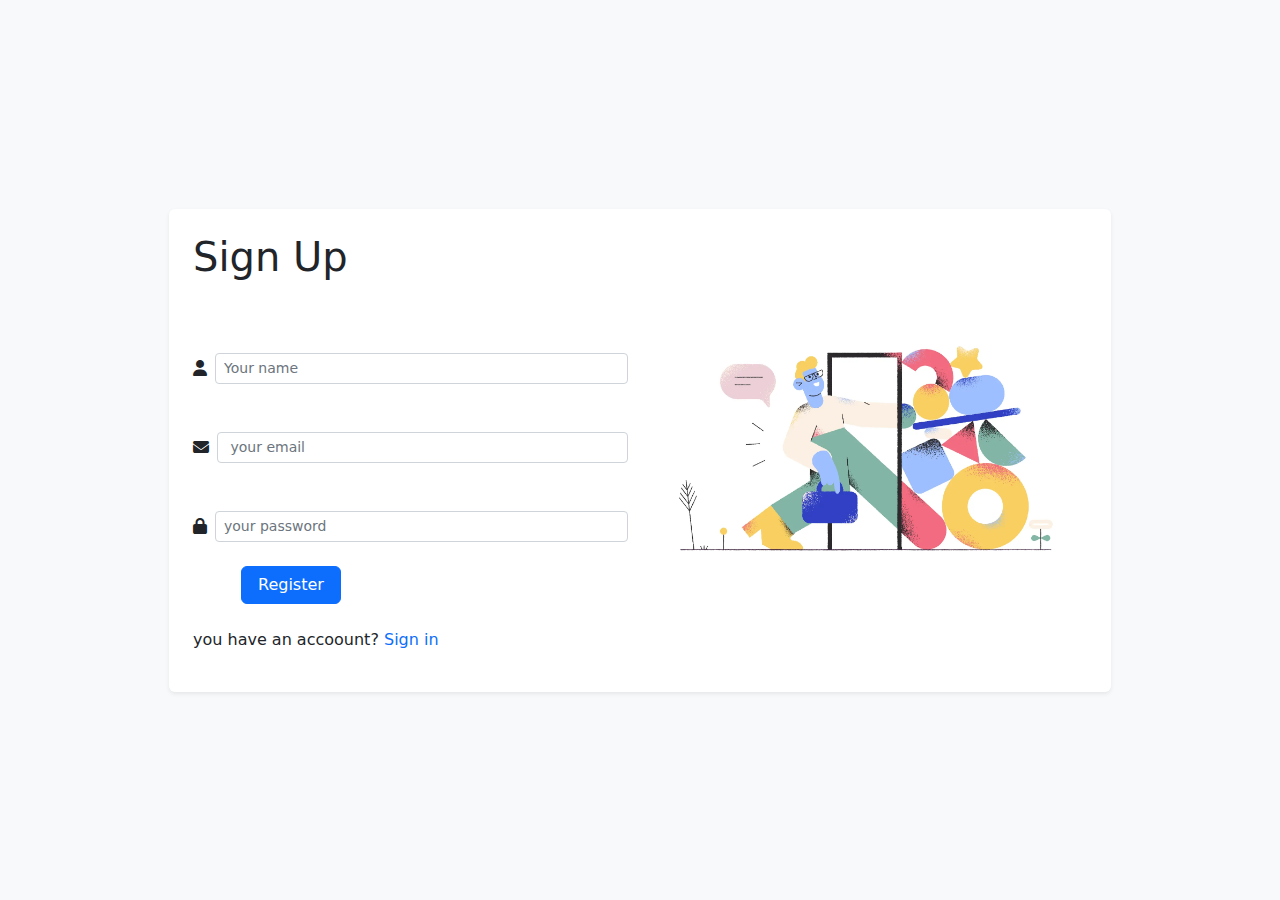
<file: index.html>
<!DOCTYPE html>
<html lang="en">

<head>
    <meta charset="UTF-8">
    <meta http-equiv="X-UA-Compatible" content="IE=edge">
    <meta name="viewport" content="width=device-width, initial-scale=1.0">
    <title>login</title>
    <link rel="stylesheet" href="./css/bootstrap.min.css">
    <link rel="stylesheet" href="./css/all.min.css">
    <link rel="stylesheet" href="./css/style.css">
</head>

<body>

    <div class=" container-fluid bg-light vh-100 d-flex justify-content-center align-items-center">
        <div class="w-75 m-auto bg-white p-4 shadow-sm bors rounded-2">
            <div class="row">
                <div class="col-md-6">
                    <h1 class=" text-capitalize mb-5">sign up </h1>
                    <div>
                        <div class=" d-flex justify-content-between align-items-center ">
                            <i class="fa-solid fa-user me-2"></i>
                            <input type="text" id="userInputName" placeholder="Your name" class="form-control form-control-sm my-4">
                        </div>
                        <p id="usernameAlert" class="d-none text-danger ms-5 fs">include at least 3 letters starting with capital</p>
                    </div>
                    <div>
                        <div class="d-flex justify-content-between align-items-center">
                            <i class="fa-solid fa-envelope me-2"></i>
                            <input type="text "  id="userInputEmail" placeholder=" your email" class="form-control form-control-sm my-4">
                        </div>
                        <p id="emailAlert" class="d-none text-danger ms-5 fs"> mst be example@gmail.com</p>
                    </div>
                    <div>
                        <div class="d-flex justify-content-between align-items-center">
                            <i class="fa-solid fa-lock me-2"></i>
                            <input type="password"  id="userInputPassword" placeholder="your password"
                            class="form-control form-control-sm my-4">
                        </div>
                        <p id="passwordlAlert" class="d-none text-danger ms-5 fs"> Password required and should be at least 6 character</p>
                    </div>
                    <p class="text-danger d-none" id="emailExist"> Email is already exist Enter another one</p>
                    <p class="text-center text-success d-none" id="confirmmsg">success</p>
                    <button class="btn btn-primary px-3 ms-5 d-inline " onclick="signup()">Register</button>
                    <button class="btn btn-outline-success ms-5 d-none  mt-2" id="confirmbtn"> <a href="welcome.html" class=" text-decoration-none text-dark">signin</a></button>
                    <p class=" mt-4">you have an accoount? <a href="login.html"
                    class=" text-decoration-none text-primary ">Sign in</a></p>
                  
                </div>
                <div class="col-md-6 d-flex justify-content-center align-items-center">
                    <div>
                        <img src="./image/draw1.webp" alt="logo" class="w-100">
                    </div>
                </div>
            </div>
        </div>
    </div>





    <script src="./js/bootstrap.bundle.min.js"></script>
    <script src="./js/main.js"></script>
</body>

</html>
</file>
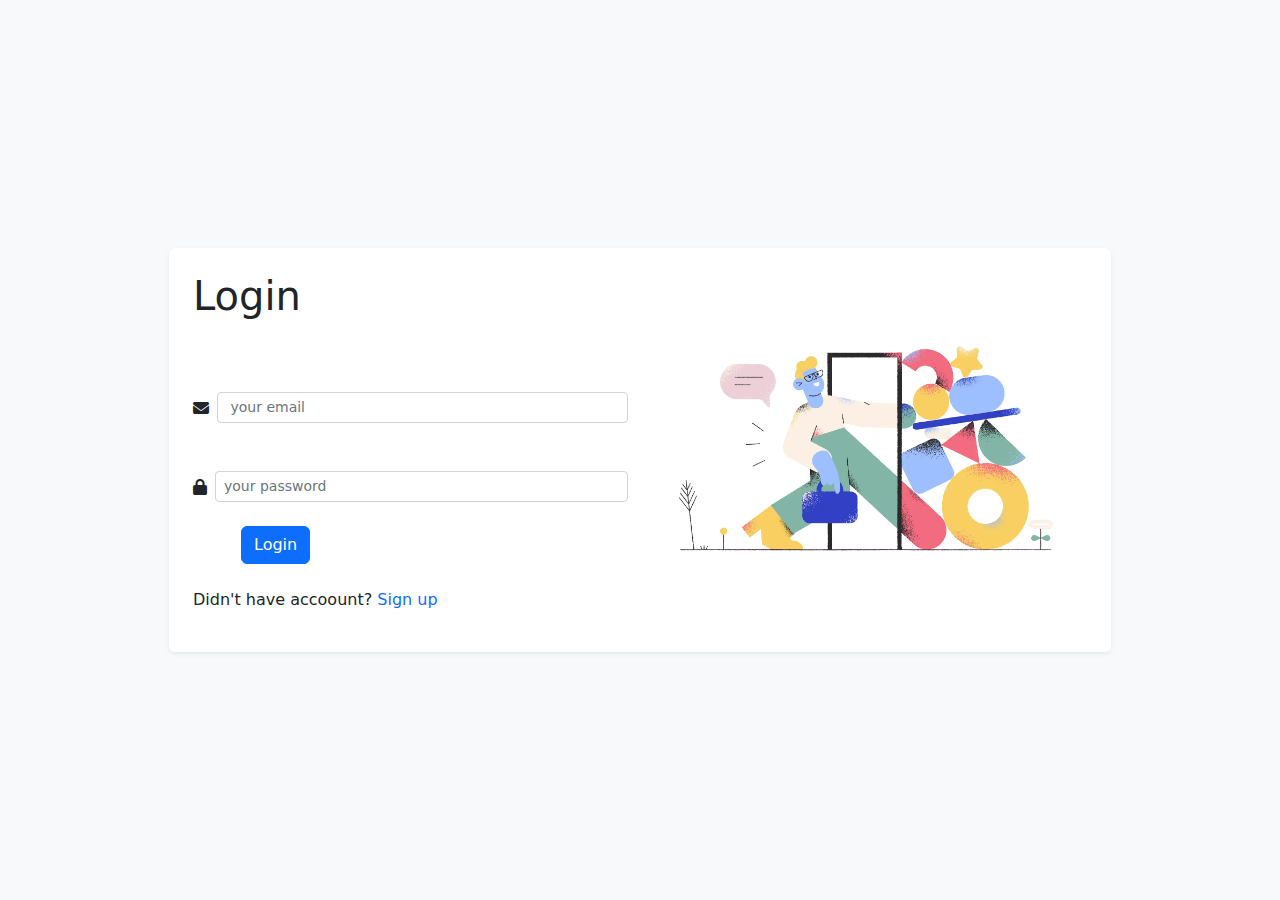
<file: login.html>
<!DOCTYPE html>
<html lang="en">
<head>
    <meta charset="UTF-8">
    <meta http-equiv="X-UA-Compatible" content="IE=edge">
    <meta name="viewport" content="width=device-width, initial-scale=1.0">
    <title>login</title>
    <link rel="stylesheet" href="./css/bootstrap.min.css">
    <link rel="stylesheet" href="./css/all.min.css">
    <link rel="stylesheet" href="./css/style.css">
</head>
<body>

    <div class=" container-fluid bg-light vh-100 d-flex justify-content-center align-items-center">
         <div class="w-75 m-auto bg-white p-4 shadow-sm bors rounded-2">
            <div class="row">
                <div class="col-md-6">
                    <h1 class=" text-capitalize mb-5">Login </h1>
                    <div>
                      <div class="d-flex justify-content-between align-items-center">
                        <i class="fa-solid fa-envelope me-2"></i>
                        <input type="text "  id="userLoginEmail" placeholder=" your email" class="form-control form-control-sm my-4">
                      </div>
                    </div>
                    <div>
                      <div class="d-flex justify-content-between align-items-center">
                        <i class="fa-solid fa-lock me-2"></i>
                        <input type="password"  id="userLoginPassword" placeholder="your password"
                        class="form-control form-control-sm my-4">
                    </div>
                    </div>
                    <p class="text-danger d-none" id="fillMsg">fill the inputs first</p>
                    <p class="text-danger d-none" id="wrongMsg">your email or password is incorrect</p>
                    <a class=" btn btn-primary PX-3 ms-5  text-decoration-none text-white" id="loginButton"  onclick="validLogin()">Login</a>
                    <p class="mt-4"> Didn't have accoount? <a href="index.html" class=" text-decoration-none text-primary">Sign up</a></p>
                </div>
                <div class="col-md-6 d-flex justify-content-center align-items-center">
                    <div>
                        <img src="./image/draw1.webp" alt="logo" class="w-100">
                    </div>
                </div>
            </div>
        </div>
    </div>





    <script src="./js/bootstrap.bundle.min.js"></script>
    <script src="./js/main.js"></script>
</body>
</html>
</file>
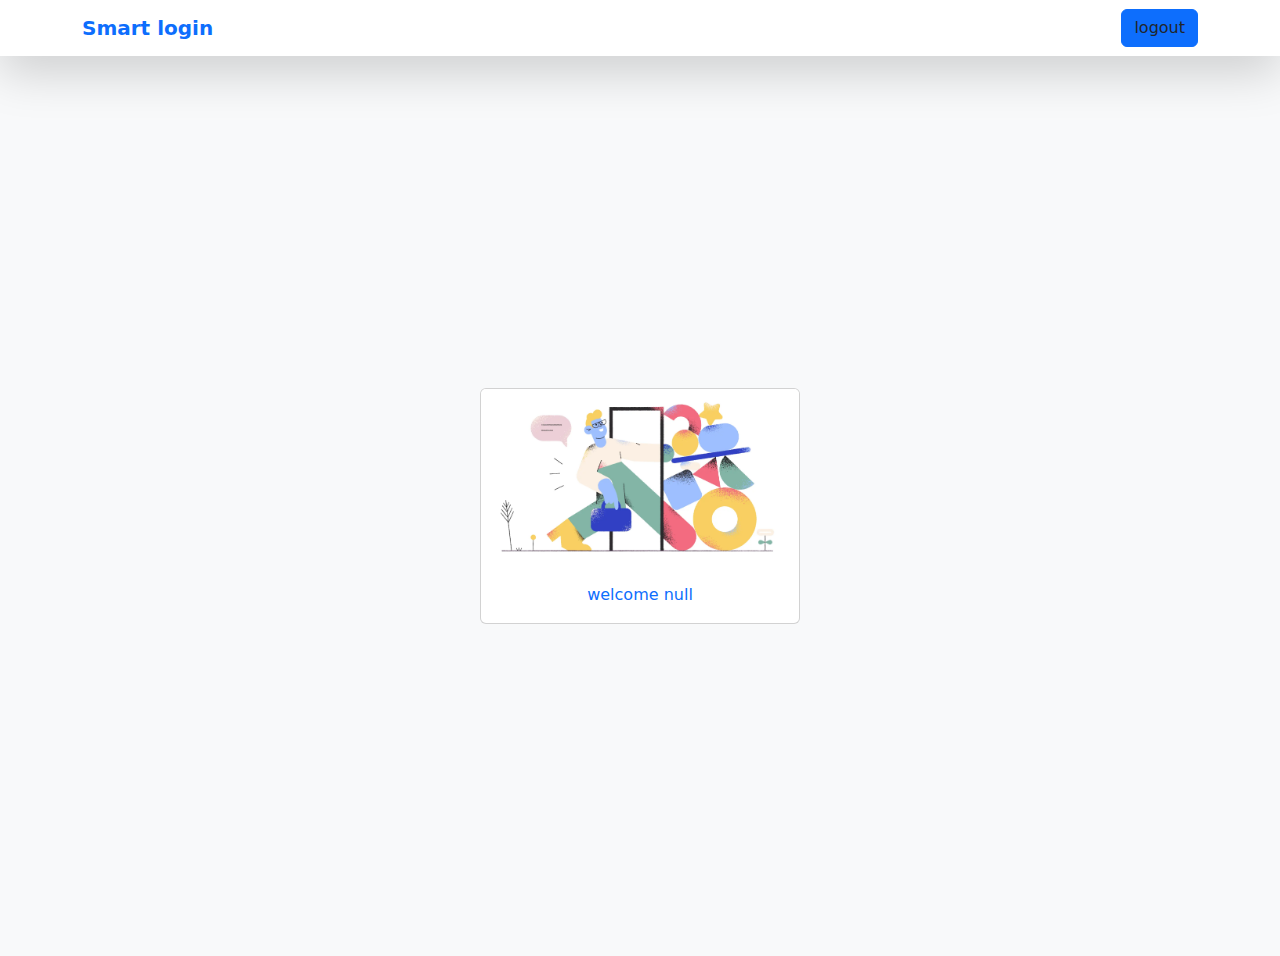
<file: welcome.html>
<!DOCTYPE html>
<html lang="en">
<head>
    <meta charset="UTF-8">
    <meta http-equiv="X-UA-Compatible" content="IE=edge">
    <meta name="viewport" content="width=device-width, initial-scale=1.0">
    <title>login</title>
    <link rel="stylesheet" href="./css/bootstrap.min.css">
    <link rel="stylesheet" href="./css/all.min.css">
    <link rel="stylesheet" href="./css/style.css">
</head>
<body onload=" getUserName()">
   
    <nav class="navbar navbar-light shadow-lg ">
        <div class="container">
          <a class="navbar-brand text-primary fw-bold" href="#">Smart login</a>
          <button class=" btn btn-primary logout"><a href="login.html" class="text-dark text-decoration-none">logout</a></button>
        </div>
      </nav>
    <div class="welcome bg-light  vh-100 d-flex justify-content-center align-items-center ">
        <div class="card" style="width: 20rem;">
            <img src="./image/draw1.webp" class="card-img-top" alt="welcome">
            <div class="card-body">
              <p class="welcomeName card-text text-center text-primary"></p>
            </div>
          </div>
    </div>

  

    <script src="./js/bootstrap.bundle.min.js"></script>
    <script src="./js/main.js"></script>
</body>
</html>
</file>
<file: css/style.css>
.fs{
    font-size: 14px;
}
</file>
